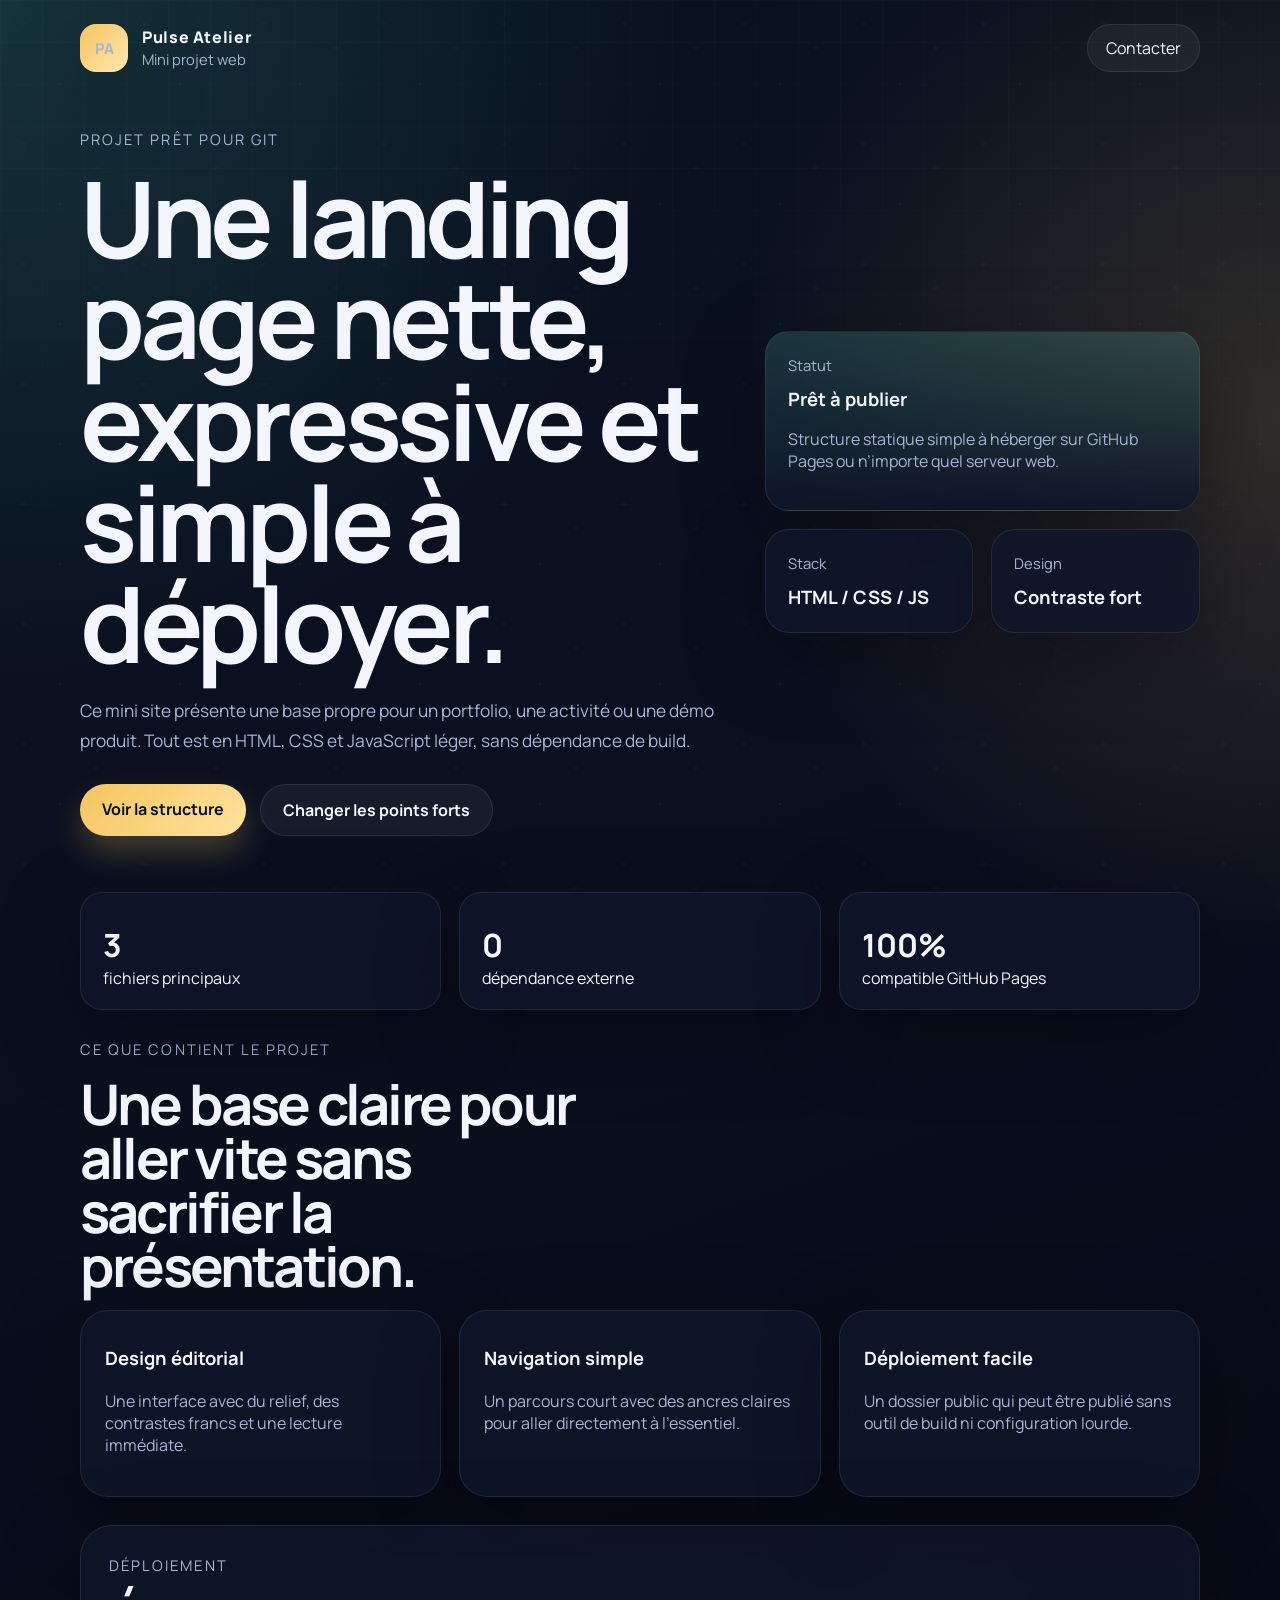
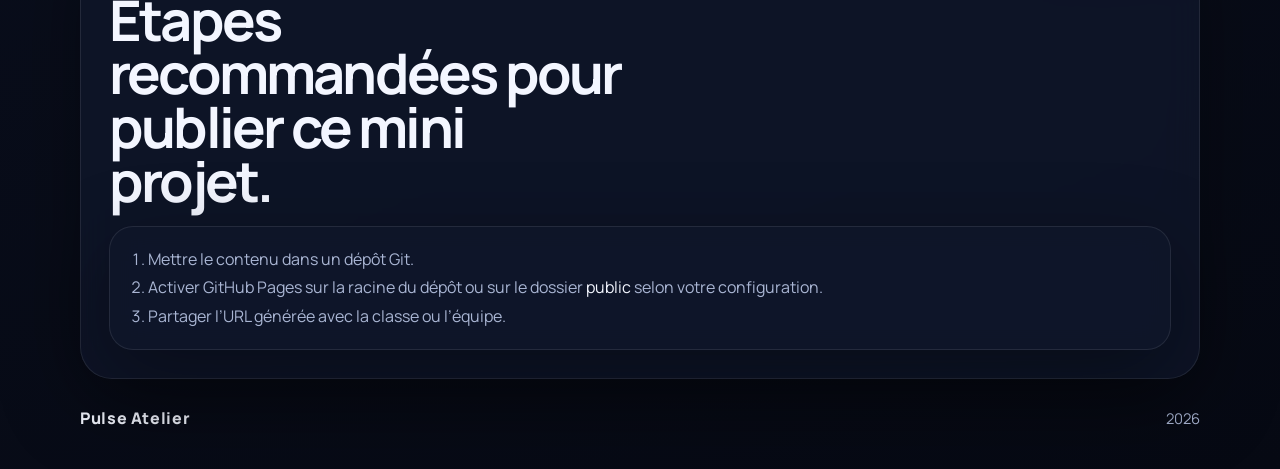
<file: index.html>
<!DOCTYPE html>
<html lang="fr">
<head>
  <meta charset="UTF-8">
  <meta name="viewport" content="width=device-width, initial-scale=1.0">
  <meta name="description" content="Mini projet web moderne pour présenter une idée, un produit ou un portfolio.">
  <title>Pulse Atelier</title>
  <link rel="preconnect" href="https://fonts.googleapis.com">
  <link rel="preconnect" href="https://fonts.gstatic.com" crossorigin>
  <link href="https://fonts.googleapis.com/css2?family=Manrope:wght@400;500;700;800&display=swap" rel="stylesheet">
  <link rel="stylesheet" href="public/assets/css/style.css">
</head>
<body>
  <div class="noise"></div>
  <header class="topbar">
    <div class="brand">
      <span class="brand-mark">PA</span>
      <div>
        <p>Pulse Atelier</p>
        <span>Mini projet web</span>
      </div>
    </div>
    <a class="ghost-link" href="#contact">Contacter</a>
  </header>

  <main>
    <section class="hero">
      <div class="hero-copy">
        <p class="eyebrow">Projet prêt pour Git</p>
        <h1>Une landing page nette, expressive et simple à déployer.</h1>
        <p class="lead">
          Ce mini site présente une base propre pour un portfolio, une activité ou une démo produit.
          Tout est en HTML, CSS et JavaScript léger, sans dépendance de build.
        </p>
        <div class="actions">
          <a class="primary-btn" href="#features">Voir la structure</a>
          <button class="secondary-btn" id="shuffleFacts" type="button">Changer les points forts</button>
        </div>
      </div>

      <aside class="hero-panel" aria-label="Aperçu du projet">
        <div class="panel-card panel-card--accent">
          <span class="panel-label">Statut</span>
          <strong>Prêt à publier</strong>
          <p>Structure statique simple à héberger sur GitHub Pages ou n’importe quel serveur web.</p>
        </div>
        <div class="panel-grid">
          <article class="panel-card">
            <span class="panel-label">Stack</span>
            <strong>HTML / CSS / JS</strong>
          </article>
          <article class="panel-card">
            <span class="panel-label">Design</span>
            <strong>Contraste fort</strong>
          </article>
        </div>
      </aside>
    </section>

    <section class="metrics" aria-label="Indicateurs rapides">
      <article>
        <strong>3</strong>
        <span>fichiers principaux</span>
      </article>
      <article>
        <strong>0</strong>
        <span>dépendance externe</span>
      </article>
      <article>
        <strong>100%</strong>
        <span>compatible GitHub Pages</span>
      </article>
    </section>

    <section class="content" id="features">
      <div class="section-heading">
        <p class="eyebrow">Ce que contient le projet</p>
        <h2>Une base claire pour aller vite sans sacrifier la présentation.</h2>
      </div>

      <div class="cards" id="factCards">
        <article class="info-card">
          <h3>Design éditorial</h3>
          <p>Un fond texturé, des cartes contrastées et une hiérarchie typographique nette.</p>
        </article>
        <article class="info-card">
          <h3>Navigation simple</h3>
          <p>Des ancres directes et des boutons lisibles pour garder une expérience fluide.</p>
        </article>
        <article class="info-card">
          <h3>Déploiement facile</h3>
          <p>Le dossier <span>public</span> peut être servi tel quel par Git ou un hébergement statique.</p>
        </article>
      </div>
    </section>

    <section class="timeline" id="contact">
      <div class="section-heading">
        <p class="eyebrow">Déploiement</p>
        <h2>Étapes recommandées pour publier ce mini projet.</h2>
      </div>

      <ol class="steps">
        <li>Mettre le contenu dans un dépôt Git.</li>
        <li>Activer GitHub Pages sur la racine du dépôt ou sur le dossier <span>public</span> selon votre configuration.</li>
        <li>Partager l’URL générée avec la classe ou l’équipe.</li>
      </ol>
    </section>
  </main>

  <footer class="footer">
    <p>Pulse Atelier</p>
    <span id="year"></span>
  </footer>

  <script src="public/assets/js/main.js"></script>
</body>
</html>
</file>
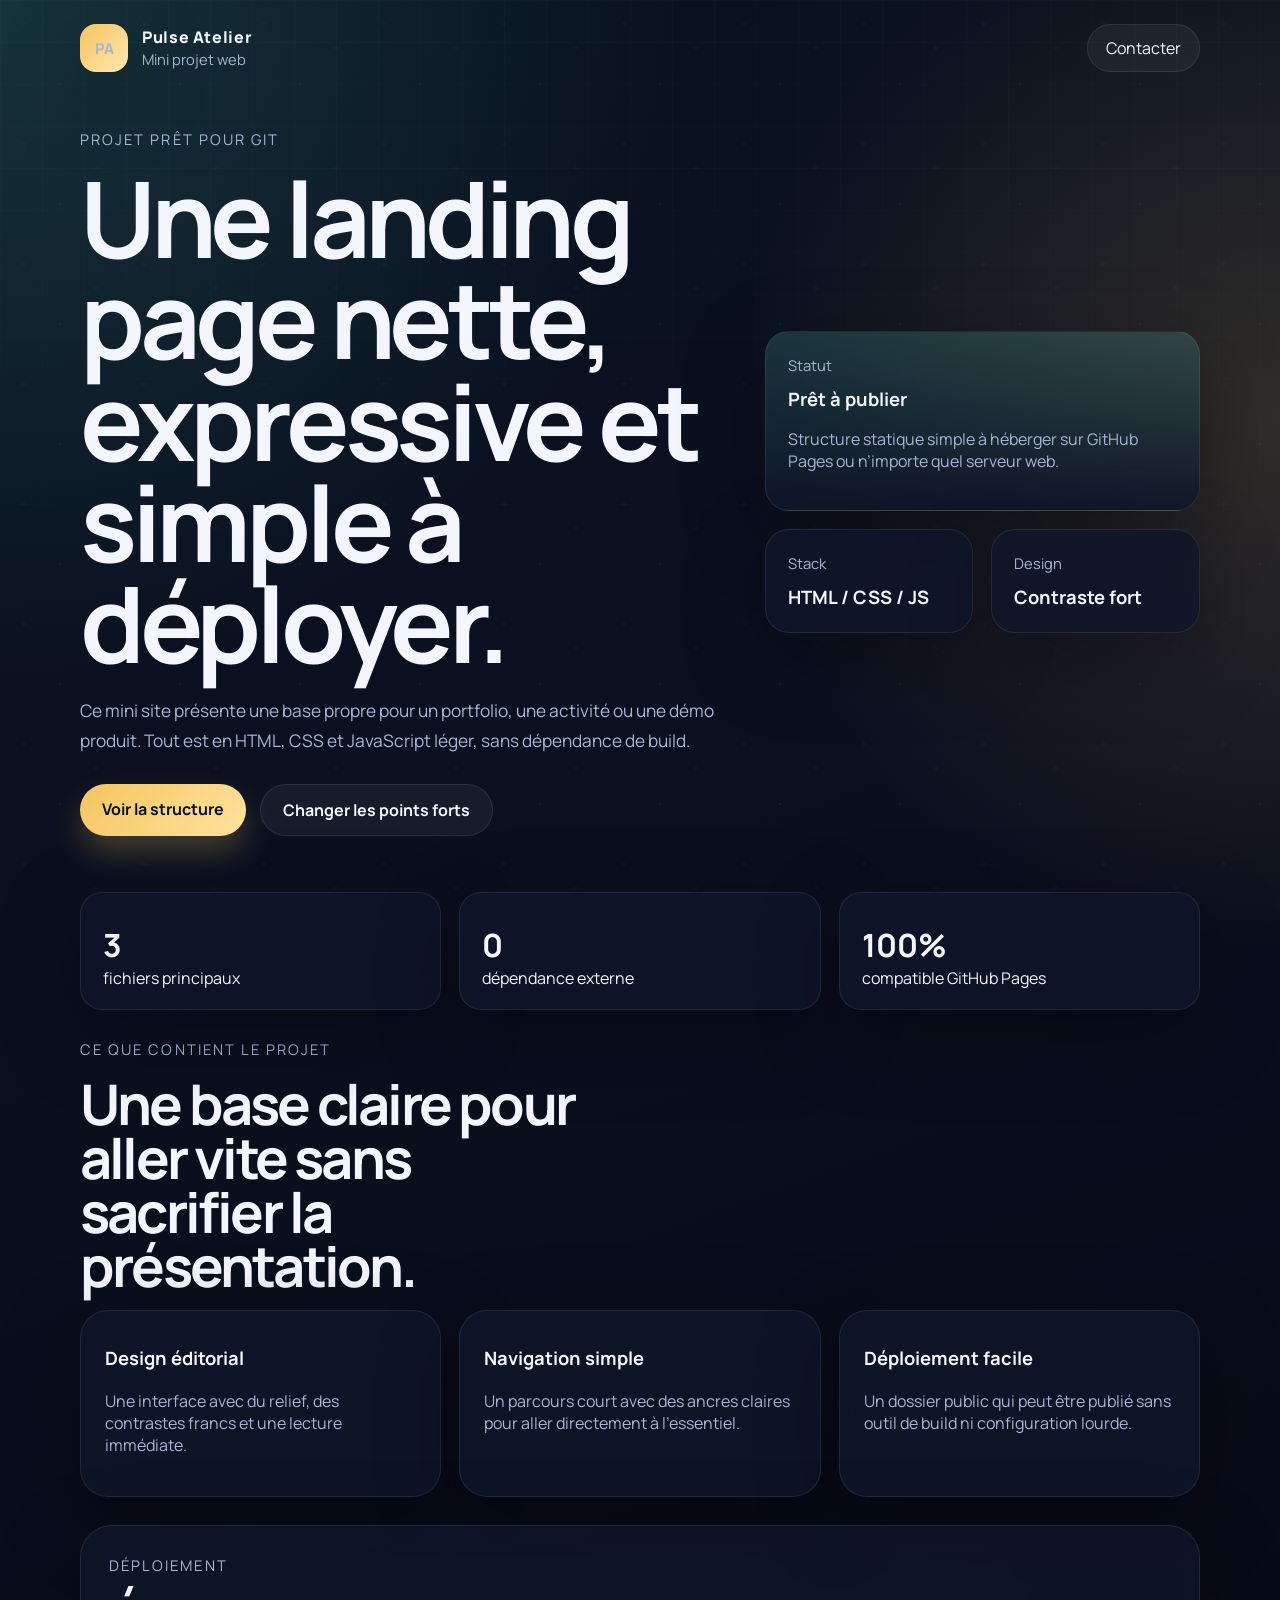
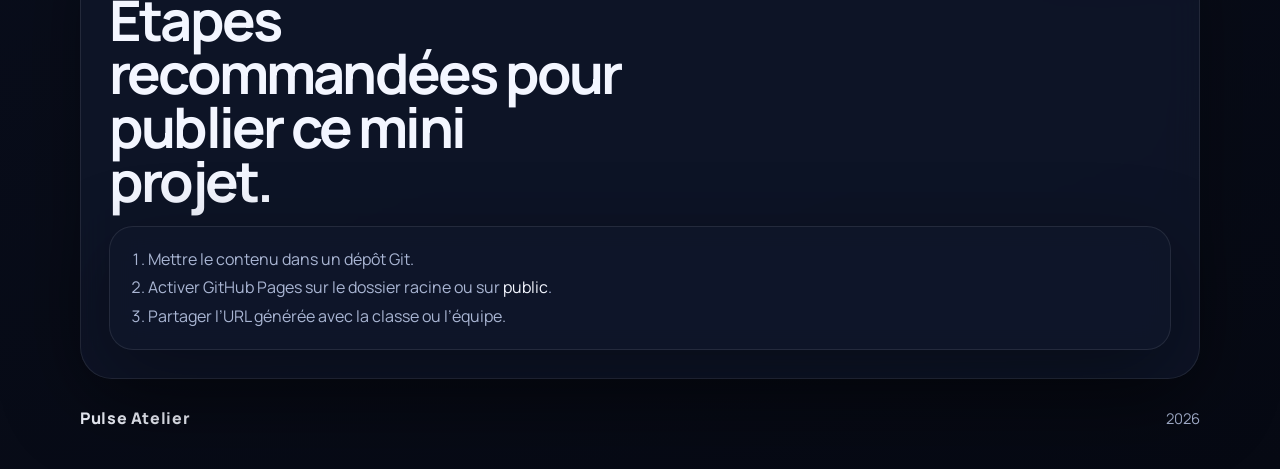
<file: public/index.html>
<!DOCTYPE html>
<html lang="fr">
<head>
  <meta charset="UTF-8">
  <meta name="viewport" content="width=device-width, initial-scale=1.0">
  <meta name="description" content="Mini projet web moderne pour présenter une idée, un produit ou un portfolio.">
  <title>Pulse Atelier</title>
  <link rel="preconnect" href="https://fonts.googleapis.com">
  <link rel="preconnect" href="https://fonts.gstatic.com" crossorigin>
  <link href="https://fonts.googleapis.com/css2?family=Manrope:wght@400;500;700;800&display=swap" rel="stylesheet">
  <link rel="stylesheet" href="assets/css/style.css">
</head>
<body>
  <div class="noise"></div>
  <header class="topbar">
    <div class="brand">
      <span class="brand-mark">PA</span>
      <div>
        <p>Pulse Atelier</p>
        <span>Mini projet web</span>
      </div>
    </div>
    <a class="ghost-link" href="#contact">Contacter</a>
  </header>

  <main>
    <section class="hero">
      <div class="hero-copy">
        <p class="eyebrow">Projet prêt pour Git</p>
        <h1>Une landing page nette, expressive et simple à déployer.</h1>
        <p class="lead">
          Ce mini site présente une base propre pour un portfolio, une activité ou une démo produit.
          Tout est en HTML, CSS et JavaScript léger, sans dépendance de build.
        </p>
        <div class="actions">
          <a class="primary-btn" href="#features">Voir la structure</a>
          <button class="secondary-btn" id="shuffleFacts" type="button">Changer les points forts</button>
        </div>
      </div>

      <aside class="hero-panel" aria-label="Aperçu du projet">
        <div class="panel-card panel-card--accent">
          <span class="panel-label">Statut</span>
          <strong>Prêt à publier</strong>
          <p>Structure statique simple à héberger sur GitHub Pages ou n’importe quel serveur web.</p>
        </div>
        <div class="panel-grid">
          <article class="panel-card">
            <span class="panel-label">Stack</span>
            <strong>HTML / CSS / JS</strong>
          </article>
          <article class="panel-card">
            <span class="panel-label">Design</span>
            <strong>Contraste fort</strong>
          </article>
        </div>
      </aside>
    </section>

    <section class="metrics" aria-label="Indicateurs rapides">
      <article>
        <strong>3</strong>
        <span>fichiers principaux</span>
      </article>
      <article>
        <strong>0</strong>
        <span>dépendance externe</span>
      </article>
      <article>
        <strong>100%</strong>
        <span>compatible GitHub Pages</span>
      </article>
    </section>

    <section class="content" id="features">
      <div class="section-heading">
        <p class="eyebrow">Ce que contient le projet</p>
        <h2>Une base claire pour aller vite sans sacrifier la présentation.</h2>
      </div>

      <div class="cards" id="factCards">
        <article class="info-card">
          <h3>Design éditorial</h3>
          <p>Un fond texturé, des cartes contrastées et une hiérarchie typographique nette.</p>
        </article>
        <article class="info-card">
          <h3>Navigation simple</h3>
          <p>Des ancres directes et des boutons lisibles pour garder une expérience fluide.</p>
        </article>
        <article class="info-card">
          <h3>Déploiement facile</h3>
          <p>Le dossier <span>public</span> peut être servi tel quel par Git ou un hébergement statique.</p>
        </article>
      </div>
    </section>

    <section class="timeline" id="contact">
      <div class="section-heading">
        <p class="eyebrow">Déploiement</p>
        <h2>Étapes recommandées pour publier ce mini projet.</h2>
      </div>

      <ol class="steps">
        <li>Mettre le contenu dans un dépôt Git.</li>
        <li>Activer GitHub Pages sur le dossier racine ou sur <span>public</span>.</li>
        <li>Partager l’URL générée avec la classe ou l’équipe.</li>
      </ol>
    </section>
  </main>

  <footer class="footer">
    <p>Pulse Atelier</p>
    <span id="year"></span>
  </footer>

  <script src="assets/js/main.js"></script>
</body>
</html>
</file>
<file: public/assets/css/style.css>
:root {
  color-scheme: dark;
  --bg: #0b1020;
  --bg-soft: #11182d;
  --panel: rgba(15, 22, 42, 0.82);
  --panel-strong: rgba(25, 36, 68, 0.92);
  --text: #f3f6ff;
  --muted: #a9b5d3;
  --accent: #f6c45e;
  --accent-2: #58d6c3;
  --line: rgba(255, 255, 255, 0.09);
  --shadow: 0 24px 80px rgba(0, 0, 0, 0.35);
}

* {
  box-sizing: border-box;
}

html {
  scroll-behavior: smooth;
}

body {
  margin: 0;
  min-height: 100vh;
  font-family: "Manrope", system-ui, sans-serif;
  color: var(--text);
  background:
    radial-gradient(circle at top left, rgba(88, 214, 195, 0.18), transparent 28%),
    radial-gradient(circle at right 20%, rgba(246, 196, 94, 0.16), transparent 26%),
    linear-gradient(160deg, #08101e 0%, #0b1020 38%, #060913 100%);
}

body::before {
  content: "";
  position: fixed;
  inset: 0;
  background-image: linear-gradient(rgba(255, 255, 255, 0.03) 1px, transparent 1px), linear-gradient(90deg, rgba(255, 255, 255, 0.03) 1px, transparent 1px);
  background-size: 42px 42px;
  mask-image: linear-gradient(to bottom, rgba(0, 0, 0, 0.6), transparent 85%);
  pointer-events: none;
}

.noise {
  position: fixed;
  inset: 0;
  opacity: 0.05;
  pointer-events: none;
  background-image: radial-gradient(circle at 20% 20%, white 0 1px, transparent 1px), radial-gradient(circle at 80% 40%, white 0 1px, transparent 1px), radial-gradient(circle at 50% 70%, white 0 1px, transparent 1px);
  background-size: 120px 120px;
}

.topbar,
main,
.footer {
  width: min(1120px, calc(100% - 32px));
  margin: 0 auto;
}

.topbar {
  display: flex;
  justify-content: space-between;
  align-items: center;
  padding: 24px 0;
}

.brand {
  display: flex;
  align-items: center;
  gap: 14px;
}

.brand p,
.brand span,
.footer p,
.footer span,
.panel-label,
.eyebrow {
  margin: 0;
}

.brand p,
.footer p {
  font-weight: 800;
  letter-spacing: 0.04em;
}

.brand span,
.panel-label,
.eyebrow,
.footer span {
  color: var(--muted);
  font-size: 0.92rem;
}

.brand-mark {
  display: grid;
  place-items: center;
  width: 48px;
  height: 48px;
  border-radius: 16px;
  color: #10131a;
  background: linear-gradient(135deg, var(--accent), #ffe8b0);
  font-weight: 800;
  box-shadow: var(--shadow);
}

.ghost-link,
.primary-btn,
.secondary-btn {
  border: 0;
  border-radius: 999px;
  font: inherit;
  cursor: pointer;
  text-decoration: none;
  transition: transform 180ms ease, box-shadow 180ms ease, background 180ms ease;
}

.ghost-link {
  padding: 12px 18px;
  color: var(--text);
  background: rgba(255, 255, 255, 0.05);
  border: 1px solid var(--line);
}

.hero {
  display: grid;
  grid-template-columns: 1.2fr 0.8fr;
  gap: 32px;
  align-items: center;
  padding: 32px 0 28px;
}

.eyebrow {
  display: inline-flex;
  gap: 8px;
  align-items: center;
  letter-spacing: 0.14em;
  text-transform: uppercase;
  margin-bottom: 18px;
}

.hero h1,
.section-heading h2 {
  margin: 0;
  line-height: 0.96;
  letter-spacing: -0.05em;
}

.hero h1 {
  max-width: 9ch;
  font-size: clamp(3.4rem, 9vw, 6.6rem);
}

.lead {
  max-width: 60ch;
  margin: 22px 0 0;
  color: var(--muted);
  font-size: 1.08rem;
  line-height: 1.75;
}

.actions {
  display: flex;
  flex-wrap: wrap;
  gap: 14px;
  margin-top: 28px;
}

.primary-btn,
.secondary-btn {
  padding: 14px 22px;
  font-weight: 700;
}

.primary-btn {
  color: #08101e;
  background: linear-gradient(135deg, var(--accent), #ffe39f);
  box-shadow: 0 16px 30px rgba(246, 196, 94, 0.24);
}

.secondary-btn {
  color: var(--text);
  background: rgba(255, 255, 255, 0.05);
  border: 1px solid var(--line);
}

.primary-btn:hover,
.secondary-btn:hover,
.ghost-link:hover {
  transform: translateY(-2px);
}

.hero-panel {
  display: grid;
  gap: 18px;
}

.panel-grid {
  display: grid;
  grid-template-columns: repeat(2, 1fr);
  gap: 18px;
}

.panel-card,
.info-card,
.metrics article,
.steps,
.timeline {
  border: 1px solid var(--line);
  background: var(--panel);
  backdrop-filter: blur(18px);
  box-shadow: var(--shadow);
}

.panel-card {
  padding: 22px;
  border-radius: 24px;
}

.panel-card--accent {
  background: linear-gradient(180deg, rgba(88, 214, 195, 0.18), rgba(15, 22, 42, 0.9));
}

.panel-card strong,
.metrics strong,
.info-card h3 {
  display: block;
  margin-top: 10px;
  font-size: 1.15rem;
}

.panel-card p,
.info-card p,
.steps {
  color: var(--muted);
}

.metrics {
  display: grid;
  grid-template-columns: repeat(3, 1fr);
  gap: 18px;
  margin-top: 28px;
}

.metrics article {
  border-radius: 22px;
  padding: 20px 22px;
}

.metrics strong {
  font-size: 2rem;
}

.content,
.timeline {
  margin-top: 28px;
}

.section-heading {
  margin-bottom: 18px;
}

.section-heading h2 {
  max-width: 14ch;
  font-size: clamp(2rem, 5vw, 3.5rem);
}

.cards {
  display: grid;
  grid-template-columns: repeat(3, 1fr);
  gap: 18px;
}

.info-card {
  padding: 24px;
  border-radius: 28px;
}

.info-card p span,
.steps span {
  color: var(--text);
}

.timeline {
  border-radius: 32px;
  padding: 28px;
}

.steps {
  margin: 0;
  padding: 18px 18px 18px 38px;
  border-radius: 24px;
  line-height: 1.8;
}

.footer {
  display: flex;
  justify-content: space-between;
  align-items: center;
  padding: 28px 0 40px;
}

@media (max-width: 920px) {
  .hero,
  .cards,
  .metrics {
    grid-template-columns: 1fr;
  }

  .hero {
    gap: 24px;
  }

  .hero h1 {
    max-width: 11ch;
  }
}

@media (max-width: 640px) {
  .topbar,
  .footer {
    flex-direction: column;
    align-items: flex-start;
    gap: 14px;
  }

  .panel-grid {
    grid-template-columns: 1fr;
  }

  .hero h1 {
    font-size: clamp(2.8rem, 16vw, 4.3rem);
  }

  .timeline {
    padding: 22px;
  }
}
</file>
